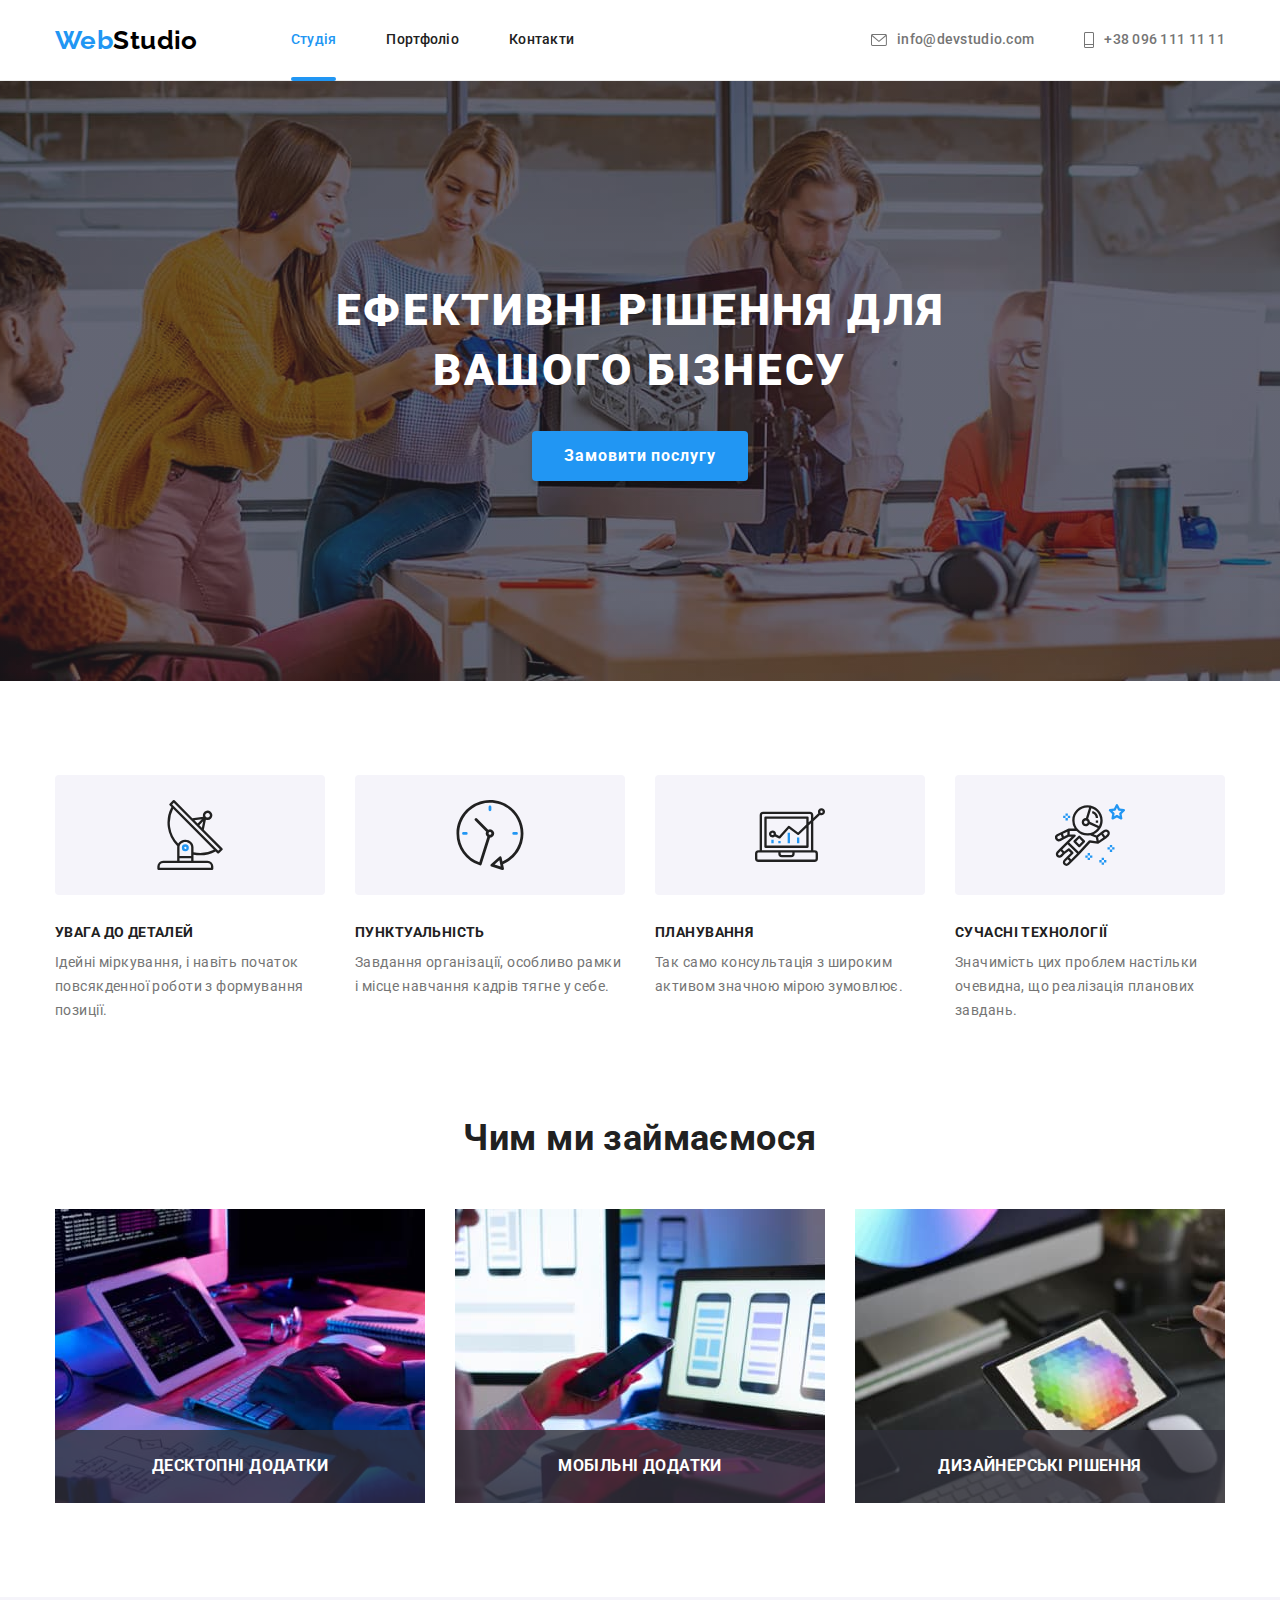
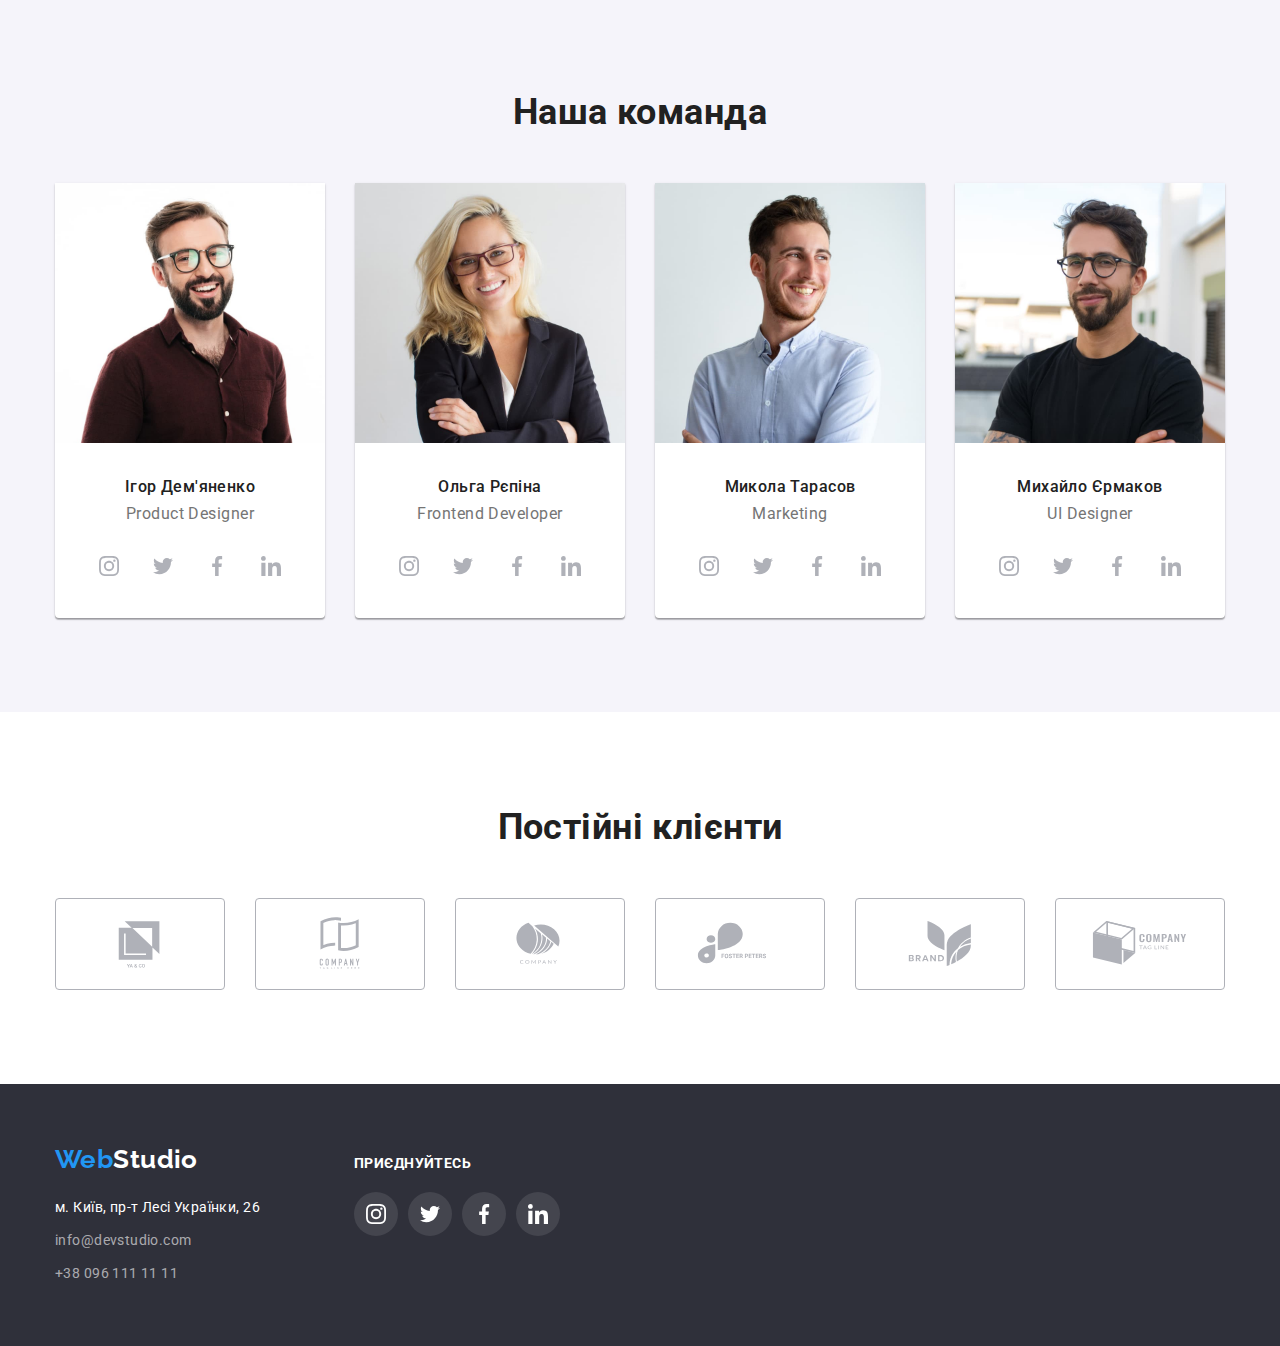
<file: index.html>
<!DOCTYPE html>
<html lang="uk">
<head>
    <meta charset="UTF-8">
    <meta http-equiv="X-UA-Compatible" content="IE=edge">
    <meta name="viewport" content="width=device-width, initial-scale=1.0">
    <title>Студія</title>
    <link rel="preconnect" href="https://fonts.googleapis.com"> 
    <link rel="preconnect" href="https://fonts.gstatic.com" crossorigin> 
    <link href="https://fonts.googleapis.com/css2?family=Raleway:wght@700&family=Roboto:wght@400;500;700;900&display=swap" rel="stylesheet">
    <link rel="stylesheet" href="https://cdnjs.cloudflare.com/ajax/libs/modern-normalize/1.1.0/modern-normalize.min.css">
    <link rel="stylesheet" href="./css/styles.css">
</head>
<body>
    <header class="header">
        <div class="container header-main-container">
            <nav class="main-nav">
            <div class="logo-and-nav">
                <a class="logo-header" href="./index.html">Web<span class="logo-accent">Studio</span></a>
                <nav class="nav">
                    <ul class="site-nav list">
                        <li class="item"><a href="./index.html" class="link current">Студія</a></li>
                        <li class="item"><a href="./portfolio.html" class="link">Портфоліо</a></li>
                        <li class="item"><a href="" class="link">Контакти</a></li>
                    </ul>
                </nav>
            </div>
            </nav>
            <div class="main-cont">
                <a class="link-contact contact-item" href="mailto:info@devstudio.com">
                    <svg class="contact-icon" width="16" height="12">
                    <use href="./images/symbol-defs.svg#contact-mail"></use>
                    </svg>info@devstudio.com
                </a>
                <a class="link-contact" href="tel:+380961111111">
                    <svg class="contact-icon" width="10" height="16">
                    <use href="./images/symbol-defs.svg#contact-phone"></use>
                    </svg>+38 096 111 11 11
                </a>
            </div>
        </div>
    </header>
    <main>
        <section class="head overlay">
            <div class="container">
                <h1 class="head-title">Ефективні рішення для<br>вашого бізнесу</h1>
                <div class="head-btn">
                    <button class="btn-blue" type="button" data-modal-open>Замовити послугу</button>
                </div>
            </div>
        </section>
        <section class="section benefits-cont">
            <div class="container">
                <!-- <h2>Переваги компанії</h2> -->
                <ul class="list benefits-list">
                    <li class="benefit-item">
                        <svg class="benefit-symbol" width="270" height="120">
                            <use href="./images/symbol-defs.svg#benefit-antenna"></use>
                        </svg>
                        <h3 class="title">увага до деталей</h3>
                        <p>Ідейні міркування, і навіть початок повсякденної роботи з формування позиції.</p>
                    </li>
                    <li class="benefit-item">
                        <svg class="benefit-symbol" width="270" height="120">
                            <use href="./images/symbol-defs.svg#benefit-clock"></use>
                        </svg>
                        <h3 class="title">пунктуальність</h3>
                        <p>Завдання організації, особливо рамки і місце навчання кадрів тягне у себе.</p>
                    </li>
                    <li class="benefit-item">
                        <svg class="benefit-symbol" width="270" height="120">
                            <use href="./images/symbol-defs.svg#benefit-diagram"></use>
                        </svg>
                        <h3 class="title">планування</h3>
                        <p>Так само консультація з широким активом значною мірою зумовлює.</p>
                    </li>
                    <li class="benefit-item">
                        <svg class="benefit-symbol" width="270" height="120">
                            <use href="./images/symbol-defs.svg#benefit-astronaut"></use>
                        </svg>
                        <h3 class="title">сучасні технології</h3>
                        <p>Значимість цих проблем настільки очевидна, що реалізація планових завдань.</p>
                    </li>
                </ul>
            </div>
        </section>
        <section class="section">
            <div class="container">
                <h2 class="section-title">Чим ми займаємося</h2>
                <ul class="list functions-list">
                    <li class="function-item">
                        <img src="./images/box1.jpg" alt="box1" width="370">
                        <h3 class="functions-list-text">десктопні додатки</h3>
                    </li>
                    <li class="function-item">
                        <img src="./images/box2.jpg" alt="box2" width="370">
                        <h3 class="functions-list-text">мобільні додатки</h3>
                    </li>
                    <li class="function-item">
                        <img src="./images/box3.jpg" alt="box3" width="370">
                        <h3 class="functions-list-text">дизайнерські рішення</h3>
                    </li>
                </ul>
            </div>
        </section>
        <section class="team section">
            <div class="container">
                <h2 class="section-title">Наша команда</h2>
                <ul class="list team-list">
                    <li class="team-card">
                        <img src="./images/team1.jpg" alt="team1" width="270">
                        <div class="team-member">
                            <h3 class="team-name">Ігор Дем'яненко</h3>
                            <p class="team-role">Product Designer</p>
                            <ul class="list connect-team-logo">
                                <li class="sn-team-button">
                                    <a class="sn-team-link" href="./" aria-label="instagram" target="_blank" rel="noffolow">
                                        <svg class="sn-team-logo" width="20" height="20">
                                            <use href="./images/symbol-defs.svg#sn-instagram"></use>
                                        </svg>
                                    </a>
                                </li>
                                <li class="sn-team-button">
                                    <a class="sn-team-link" href="./" aria-label="twitter" target="_blank" rel="noffolow">
                                        <svg class="sn-team-logo" width="20" height="20">
                                            <use href="./images/symbol-defs.svg#sn-twitter"></use>
                                        </svg>
                                    </a>
                                </li>
                                <li class="sn-team-button">
                                    <a class="sn-team-link" href="./" aria-label="facebook" target="_blank" rel="noffolow">
                                        <svg class="sn-team-logo" width="20" height="20">
                                            <use href="./images/symbol-defs.svg#sn-facebook"></use>
                                        </svg>
                                    </a>
                                </li>
                                <li class="sn-team-button">
                                    <a class="sn-team-link" href="./" aria-label="linkedin" target="_blank" rel="noffolow">
                                        <svg class="sn-team-logo" width="20" height="20">
                                            <use href="./images/symbol-defs.svg#sn-linkedin"></use>
                                        </svg>
                                    </a>
                                </li>
                            </ul>
                        </div>
                    </li>
                    <li  class="team-card">
                        <img src="./images/team2.jpg" alt="team2" width="270">
                        <div class="team-member">
                            <h3 class="team-name">Ольга Рєпіна</h3>
                            <p class="team-role">Frontend Developer</p>
                            <ul class="list connect-team-logo">
                                <li class="sn-team-button">
                                    <a class="sn-team-link" href="./" aria-label="instagram" target="_blank" rel="noffolow">
                                        <svg class="sn-team-logo" width="20" height="20">
                                            <use href="./images/symbol-defs.svg#sn-instagram"></use>
                                        </svg>
                                    </a>
                                </li>
                                <li class="sn-team-button">
                                    <a class="sn-team-link" href="./" aria-label="twitter" target="_blank" rel="noffolow">
                                        <svg class="sn-team-logo" width="20" height="20">
                                            <use href="./images/symbol-defs.svg#sn-twitter"></use>
                                        </svg>
                                    </a>
                                </li>
                                <li class="sn-team-button">
                                    <a class="sn-team-link" href="./" aria-label="facebook" target="_blank" rel="noffolow">
                                        <svg class="sn-team-logo" width="20" height="20">
                                            <use href="./images/symbol-defs.svg#sn-facebook"></use>
                                        </svg>
                                    </a>
                                </li>
                                <li class="sn-team-button">
                                    <a class="sn-team-link" href="./" aria-label="linkedin" target="_blank" rel="noffolow">
                                        <svg class="sn-team-logo" width="20" height="20">
                                            <use href="./images/symbol-defs.svg#sn-linkedin"></use>
                                        </svg>
                                    </a>
                                </li>
                            </ul>
                        </div>
                    </li>
                    <li  class="team-card">
                        <img src="./images/team3.jpg" alt="team3" width="270">
                        <div class="team-member">
                            <h3 class="team-name">Микола Тарасов</h3>
                            <p class="team-role">Marketing</p>
                            <ul class="list connect-team-logo">
                                <li class="sn-team-button">
                                    <a class="sn-team-link" href="./" aria-label="instagram" target="_blank" rel="noffolow">
                                        <svg class="sn-team-logo" width="20" height="20">
                                            <use href="./images/symbol-defs.svg#sn-instagram"></use>
                                        </svg>
                                    </a>
                                </li>
                                <li class="sn-team-button">
                                    <a class="sn-team-link" href="./" aria-label="twitter" target="_blank" rel="noffolow">
                                        <svg class="sn-team-logo" width="20" height="20">
                                            <use href="./images/symbol-defs.svg#sn-twitter"></use>
                                        </svg>
                                    </a>
                                </li>
                                <li class="sn-team-button">
                                    <a class="sn-team-link" href="./" aria-label="facebook" target="_blank" rel="noffolow">
                                        <svg class="sn-team-logo" width="20" height="20">
                                            <use href="./images/symbol-defs.svg#sn-facebook"></use>
                                        </svg>
                                    </a>
                                </li>
                                <li class="sn-team-button">
                                    <a class="sn-team-link" href="./" aria-label="linkedin" target="_blank" rel="noffolow">
                                        <svg class="sn-team-logo" width="20" height="20">
                                            <use href="./images/symbol-defs.svg#sn-linkedin"></use>
                                        </svg>
                                    </a>
                                </li>
                            </ul>
                        </div>
                    </li>
                    <li  class="team-card">
                        <img src="./images/team4.jpg" alt="team4" width="270">
                        <div class="team-member">
                            <h3 class="team-name">Михайло Єрмаков</h3>
                            <p class="team-role">UI Designer</p>
                            <ul class="list connect-team-logo">
                                <li class="sn-team-button">
                                    <a class="sn-team-link" href="./" aria-label="instagram" target="_blank" rel="noffolow">
                                        <svg class="sn-team-logo" width="20" height="20">
                                            <use href="./images/symbol-defs.svg#sn-instagram"></use>
                                        </svg>
                                    </a>
                                </li>
                                <li class="sn-team-button">
                                    <a class="sn-team-link" href="./" aria-label="twitter" target="_blank" rel="noffolow">
                                        <svg class="sn-team-logo" width="20" height="20">
                                            <use href="./images/symbol-defs.svg#sn-twitter"></use>
                                        </svg>
                                    </a>
                                </li>
                                <li class="sn-team-button">
                                    <a class="sn-team-link" href="./" aria-label="facebook" target="_blank" rel="noffolow">
                                        <svg class="sn-team-logo" width="20" height="20">
                                            <use href="./images/symbol-defs.svg#sn-facebook"></use>
                                        </svg>
                                    </a>
                                </li>
                                <li class="sn-team-button">
                                    <a class="sn-team-link" href="./" aria-label="linkedin" target="_blank" rel="noffolow">
                                        <svg class="sn-team-logo" width="20" height="20">
                                            <use href="./images/symbol-defs.svg#sn-linkedin"></use>
                                        </svg>
                                    </a>
                                </li>
                            </ul>
                        </div>
                    </li>
                </ul>
            </div>
        </section>
        <section class="section">
            <div class="container">
                <h2 class="section-title">Постійні клієнти</h2>
                <ul class="list client-list">
                    <li class="">
                        <a class="client-button" href="./" aria-label="client1" target="_blank" rel="noffolow">
                            <svg class="logo-client" width="106px" height="60px">
                                <use href="./images/symbol-defs.svg#logo-client-1"></use>
                            </svg>
                        </a>
                    </li>
                    <li class="">
                        <a class="client-button" href="./" aria-label="client2" target="_blank" rel="noffolow">
                            <svg class="logo-client" width="106px" height="60px">
                                <use href="./images/symbol-defs.svg#logo-client-2"></use>
                            </svg>
                        </a>
                    </li>
                    <li class="">
                        <a class="client-button" href="./" aria-label="client3" target="_blank" rel="noffolow">
                            <svg class="logo-client" width="106px" height="60px">
                                <use href="./images/symbol-defs.svg#logo-client-3"></use>
                            </svg>
                        </a>
                    </li>
                    <li class="">
                        <a class="client-button" href="./" aria-label="client4" target="_blank" rel="noffolow">
                            <svg class="logo-client" width="106px" height="60px">
                                <use href="./images/symbol-defs.svg#logo-client-4"></use>
                            </svg>
                        </a>
                    </li>
                    <li class="">
                        <a class="client-button" href="./" aria-label="client5" target="_blank" rel="noffolow">
                            <svg class="logo-client" width="106px" height="60px">
                                <use href="./images/symbol-defs.svg#logo-client-5"></use>
                            </svg>
                        </a>
                    </li>
                    <li class="">
                        <a class="client-button" href="./" aria-label="client6" target="_blank" rel="noffolow">
                            <svg class="logo-client" width="106px" height="60px">
                                <use href="./images/symbol-defs.svg#logo-client-6"></use>
                            </svg>
                        </a>
                    </li>
                </ul>
            </div>
        </section>
    </main>
    <footer class="head-footer">
        <div class="container footer">
            <div>
                <a class="logo-footer" href="./index.html">Web<span class="logo-accent-footer">Studio</span></a>
                <ul class="list">
                    <li class="footer-adress-cont">
                        <a class="footer-adress" href="https://goo.gl/maps/aK3BdBVCncxGQwm48" target="_blank" rel="noopener noreferrer">м. Київ, пр-т Лесі Українки, 26</a>
                    </li>
                    <li class="footer-contact-cont">
                        <a class="footer-contact" href="mailto:info@devstudio.com">info@devstudio.com</a>
                    </li>
                    <li class="footer-contact-cont">
                        <a class="footer-contact" href="tel:+380961111111">+38 096 111 11 11</a>
                    </li>
                </ul>
            </div>
            <div class="connect">
                <h3 class="title-connect">ПРИЄДНУЙТЕСЬ</h3>
                <ul class="list connect-logo">
                    <li class="sn-button">
                        <a class="sn-link" href="./" aria-label="instagram" target="_blank" rel="noffolow">
                            <svg class="sn-logo" width="20" height="20">
                                <use href="./images/symbol-defs.svg#sn-instagram" target="_blank" rel="noffolow"></use>
                            </svg>
                        </a>
                    </li>
                    <li class="sn-button">
                        <a class="sn-link" href="./" aria-label="twitter" target="_blank" rel="noffolow">
                            <svg class="sn-logo" width="20" height="20">
                                <use href="./images/symbol-defs.svg#sn-twitter" target="_blank" rel="noffolow"></use>
                            </svg>
                        </a>
                    </li>
                    <li class="sn-button">
                        <a class="sn-link" href="./" aria-label="facebook" target="_blank" rel="noffolow">
                            <svg class="sn-logo" width="20" height="20">
                                <use href="./images/symbol-defs.svg#sn-facebook" target="_blank" rel="noffolow"></use>
                            </svg>
                        </a>
                    </li>
                    <li class="sn-button">
                        <a class="sn-link" href="./" aria-label="linkedin" target="_blank" rel="noffolow">
                            <svg class="sn-logo" width="20" height="20">
                                <use href="./images/symbol-defs.svg#sn-linkedin" target="_blank" rel="noffolow"></use>
                            </svg>
                        </a>
                    </li>
                </ul>
            </div>
        </div>
    </footer>

    <!-- Модальне вікно -->
    <div class="backdrop is-hidden" data-modal>
        <div class="modal">
            <button type="button" class="close-btn" data-modal-close>
                <svg class="svg-close-btn" width="18" height="18">
                    <use href="./images/modal/sprite-modal.svg#close-btn"></use>
                </svg>
            </button>
        </div>
    </div>
    <!-- Кінець модального вікна -->

    <script src="./js/modal.js"></script>
</body>
</html>
</file>
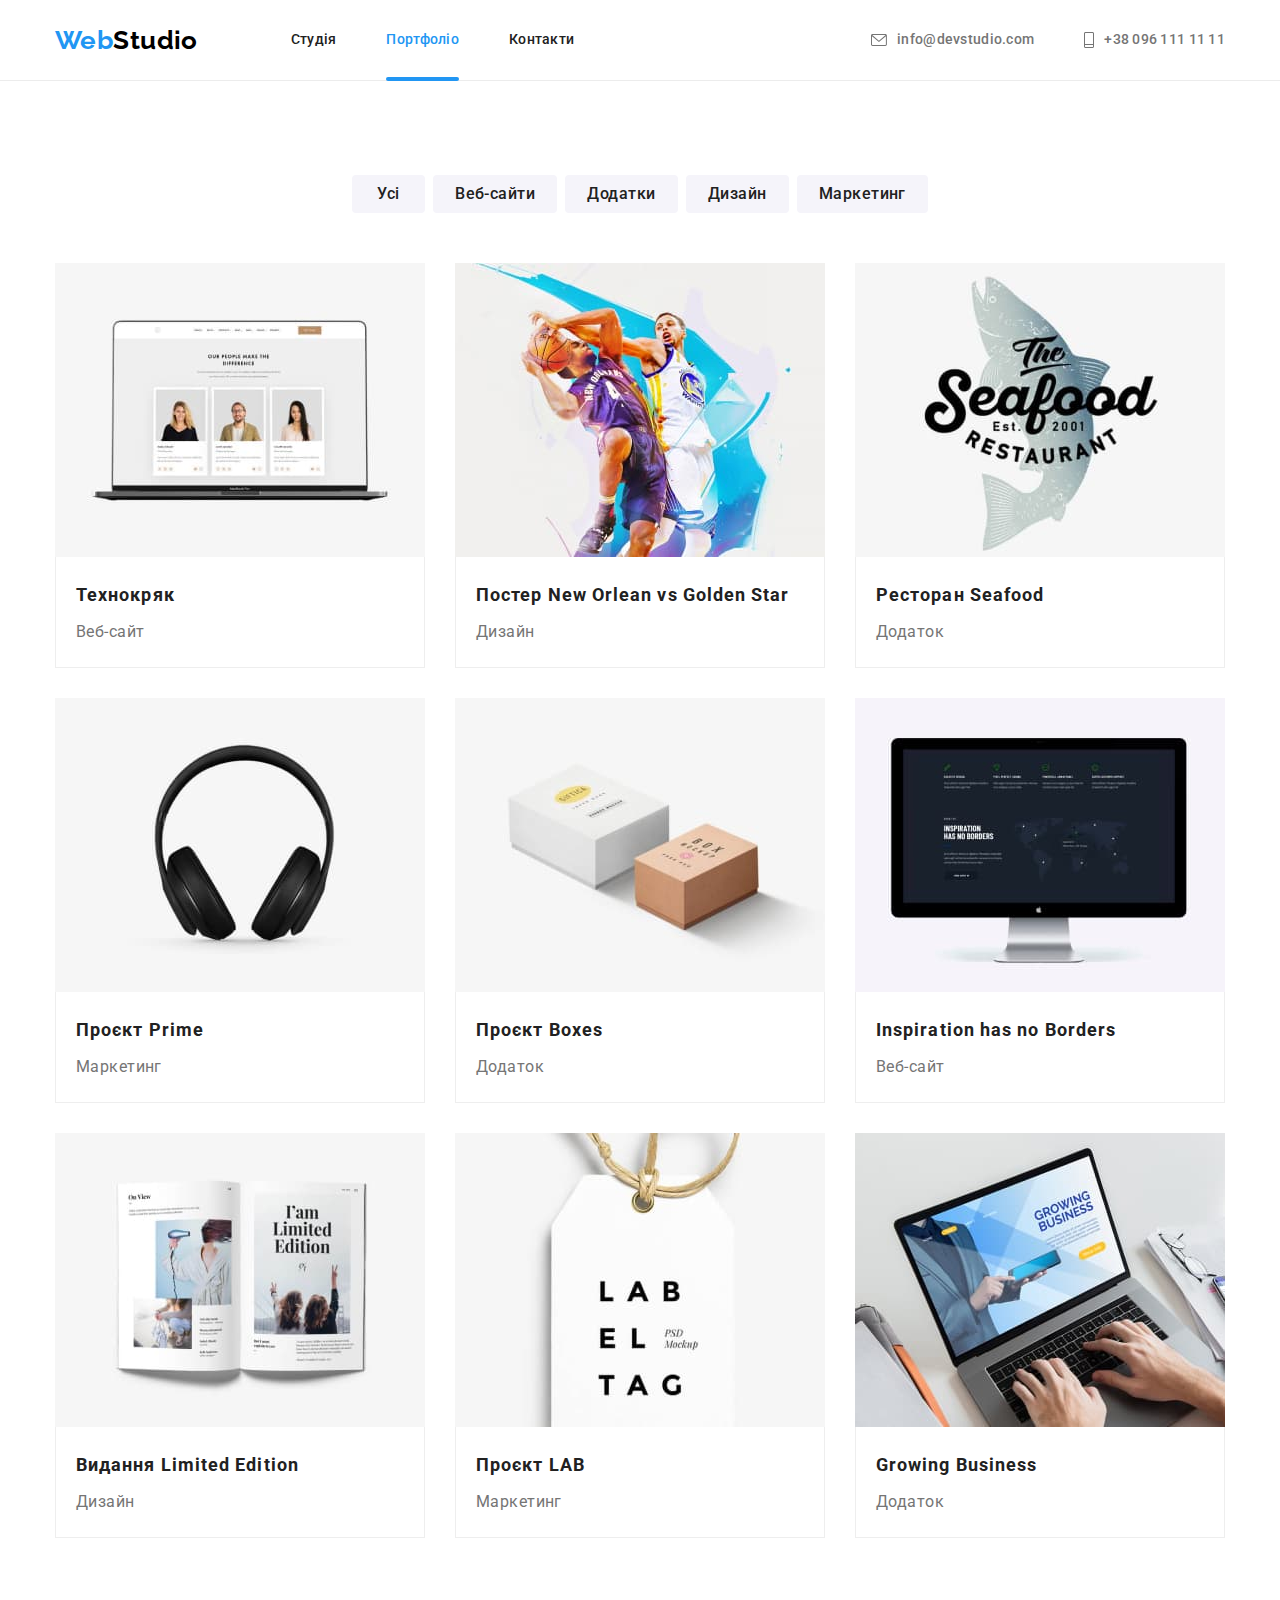
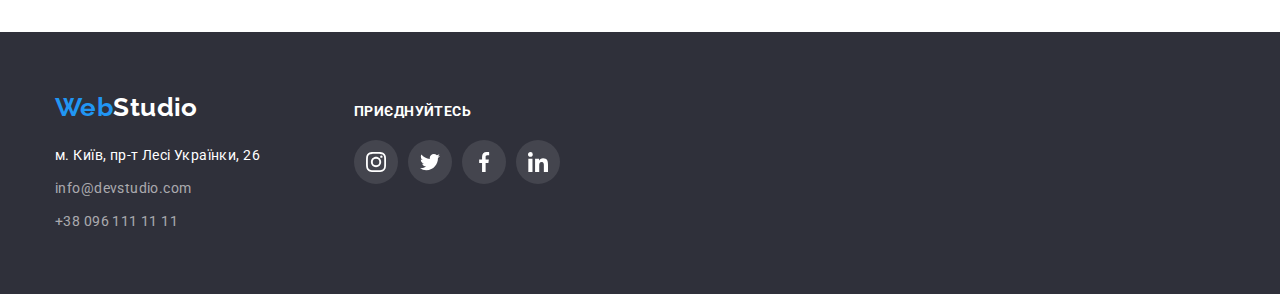
<file: portfolio.html>
<!DOCTYPE html>
<html lang="uk">
<head>
    <meta charset="UTF-8">
    <meta http-equiv="X-UA-Compatible" content="IE=edge">
    <meta name="viewport" content="width=device-width, initial-scale=1.0">
    <title>Портфоліо</title>
    <link rel="preconnect" href="https://fonts.googleapis.com"> 
    <link rel="preconnect" href="https://fonts.gstatic.com" crossorigin> 
    <link href="https://fonts.googleapis.com/css2?family=Raleway:wght@700&family=Roboto:wght@400;500;700;900&display=swap" rel="stylesheet">
    <link rel="stylesheet" href="https://cdnjs.cloudflare.com/ajax/libs/modern-normalize/1.1.0/modern-normalize.min.css">
    <link rel="stylesheet" href="./css/styles.css">
</head>
<body>
     <header class="header">
        <div class="container header-main-container">
            <nav class="main-nav">
            <div class="logo-and-nav">
                <a class="logo-header" href="./index.html">Web<span class="logo-accent">Studio</span></a>
                <nav class="nav">
                    <ul class="site-nav list">
                        <li class="item"><a href="./index.html" class="link">Студія</a></li>
                        <li class="item"><a href="./portfolio.html" class="link current">Портфоліо</a></li>
                        <li class="item"><a href="" class="link">Контакти</a></li>
                    </ul>
                </nav>
            </div>
            </nav>
            <div class="main-cont">
                <a class="link-contact contact-item" href="mailto:info@devstudio.com">
                    <svg class="contact-icon" width="16" height="12">
                    <use href="./images/symbol-defs.svg#contact-mail"></use>
                    </svg>info@devstudio.com
                </a>
                <a class="link-contact" href="tel:+380961111111">
                    <svg class="contact-icon" width="10" height="16">
                    <use href="./images/symbol-defs.svg#contact-phone"></use>
                    </svg>+38 096 111 11 11
                </a>
            </div>
        </div>
    </header>
    <main>
        <section class="section portfolio">
            <div class="container">
                <!-- <h1 class="">Заголовок порфоліо</h1> -->
                <ul class="list portfolio-btn-cont">
                    <li class="portfolio-nav">
                        <button  class="btn-gray" type="button">Усі</button>
                    </li>
                    <li class="portfolio-nav">
                        <button  class="btn-gray" type="button">Веб-сайти</button>
                    </li>
                    <li class="portfolio-nav">
                        <button  class="btn-gray" type="button">Додатки</button>
                    </li>
                    <li class="portfolio-nav">
                        <button  class="btn-gray" type="button">Дизайн</button>
                    </li>
                    <li class="portfolio-nav">
                        <button  class="btn-gray" type="button">Маркетинг</button>
                    </li>
                </ul>
                <ul class="list portfolio-section">
                    <li class="portfolio-list">
                        <div class="portfolio-ovelay">
                            <img class="img" src="./images/portfolio/portfolio1.jpg" alt="portfolio1" width="370">
                            <p class="portfolio-ovelay-text">Ресурс пропонує комплексні пропозиції з різним рівнем функціоналу та сервісів. Все це дозволить відвідувачу отримати вичерпні відомості про компанію чи приватну особу.</p>
                        </div>
                        <div class="portfolio-dsr">
                            <h2 class="portfolio-list-title">Технокряк</h2>
                            <p class="portfolio-list-text">Веб-сайт</p>
                        </div>
                    </li>
                    <li  class="portfolio-list">
                        <div class="portfolio-ovelay">
                            <img class="img" src="./images/portfolio/portfolio2.jpg" alt="portfolio2" width="370">
                            <p class="portfolio-ovelay-text">Ресурс пропонує комплексні пропозиції з різним рівнем функціоналу та сервісів. Все це дозволить відвідувачу отримати вичерпні відомості про компанію чи приватну особу.</p>
                        </div>
                        <div class="portfolio-dsr">
                            <h2 class="portfolio-list-title">Постер New Orlean vs Golden Star</h2>
                            <p class="portfolio-list-text">Дизайн</p>
                        </div>
                    </li>
                    <li  class="portfolio-list">
                        <div class="portfolio-ovelay">
                            <img class="img" src="./images/portfolio/portfolio3.jpg" alt="portfolio3" width="370">
                            <p class="portfolio-ovelay-text">Ресурс пропонує комплексні пропозиції з різним рівнем функціоналу та сервісів. Все це дозволить відвідувачу отримати вичерпні відомості про компанію чи приватну особу.</p>
                        </div>
                        <div class="portfolio-dsr">
                            <h2 class="portfolio-list-title">Ресторан Seafood</h2>
                            <p class="portfolio-list-text">Додаток</p>
                        </div>
                    </li>
                    <li  class="portfolio-list">
                        <div class="portfolio-ovelay">
                            <img class="img" src="./images/portfolio/portfolio4.jpg" alt="portfolio4" width="370">
                            <p class="portfolio-ovelay-text">Ресурс пропонує комплексні пропозиції з різним рівнем функціоналу та сервісів. Все це дозволить відвідувачу отримати вичерпні відомості про компанію чи приватну особу.</p>
                        </div>
                        <div class="portfolio-dsr">
                            <h2 class="portfolio-list-title">Проєкт Prime</h2>
                            <p class="portfolio-list-text">Маркетинг</p>
                        </div>
                    </li>
                    <li  class="portfolio-list">
                        <div class="portfolio-ovelay">
                            <img class="img" src="./images/portfolio/portfolio5.jpg" alt="portfolio5" width="370">
                            <p class="portfolio-ovelay-text">Ресурс пропонує комплексні пропозиції з різним рівнем функціоналу та сервісів. Все це дозволить відвідувачу отримати вичерпні відомості про компанію чи приватну особу.</p>
                        </div>
                        <div class="portfolio-dsr">
                            <h2 class="portfolio-list-title">Проєкт Boxes</h2>
                            <p class="portfolio-list-text">Додаток</p>
                        </div>
                    </li>
                    <li  class="portfolio-list">
                        <div class="portfolio-ovelay">
                            <img class="img" src="./images/portfolio/portfolio6.jpg" alt="portfolio6" width="370">
                            <p class="portfolio-ovelay-text">Ресурс пропонує комплексні пропозиції з різним рівнем функціоналу та сервісів. Все це дозволить відвідувачу отримати вичерпні відомості про компанію чи приватну особу.</p>
                        </div>
                        <div class="portfolio-dsr">
                            <h2 class="portfolio-list-title">Inspiration has no Borders</h2>
                            <p class="portfolio-list-text">Веб-сайт</p>
                        </div>
                    </li>
                    <li  class="portfolio-list">
                        <div class="portfolio-ovelay">
                            <img class="img" src="./images/portfolio/portfolio7.jpg" alt="portfolio7" width="370">
                            <p class="portfolio-ovelay-text">Ресурс пропонує комплексні пропозиції з різним рівнем функціоналу та сервісів. Все це дозволить відвідувачу отримати вичерпні відомості про компанію чи приватну особу.</p>
                        </div>
                        <div class="portfolio-dsr">
                            <h2 class="portfolio-list-title">Видання Limited Edition</h2>
                            <p class="portfolio-list-text">Дизайн</p>
                        </div>
                    </li>
                    <li  class="portfolio-list">
                        <div class="portfolio-ovelay">
                            <img class="img" src="./images/portfolio/portfolio8.jpg" alt="portfolio8" width="370">
                            <p class="portfolio-ovelay-text">Ресурс пропонує комплексні пропозиції з різним рівнем функціоналу та сервісів. Все це дозволить відвідувачу отримати вичерпні відомості про компанію чи приватну особу.</p>
                        </div>
                        <div class="portfolio-dsr">
                            <h2 class="portfolio-list-title">Проєкт LAB</h2>
                            <p class="portfolio-list-text">Маркетинг</p>
                        </div>
                    </li>
                    <li  class="portfolio-list">
                        <div class="portfolio-ovelay">
                            <img class="img" src="./images/portfolio/portfolio9.jpg" alt="portfolio9" width="370">
                            <p class="portfolio-ovelay-text">Ресурс пропонує комплексні пропозиції з різним рівнем функціоналу та сервісів. Все це дозволить відвідувачу отримати вичерпні відомості про компанію чи приватну особу.</p>
                        </div>
                        <div class="portfolio-dsr">
                            <h2 class="portfolio-list-title">Growing Business</h2>
                            <p class="portfolio-list-text">Додаток</p>
                        </div>
                    </li>
                </ul>
            </div>
        </section>
    </main>
    <footer class="head-footer">
        <div class="container footer">
            <div>
                <a class="logo-footer" href="./index.html">Web<span class="logo-accent-footer">Studio</span></a>
                <ul class="list">
                    <li class="footer-adress-cont">
                        <a class="footer-adress" href="https://goo.gl/maps/aK3BdBVCncxGQwm48" target="_blank" rel="noopener noreferrer">м. Київ, пр-т Лесі Українки, 26</a>
                    </li>
                    <li class="footer-contact-cont">
                        <a class="footer-contact" href="mailto:info@devstudio.com">info@devstudio.com</a>
                    </li>
                    <li class="footer-contact-cont">
                        <a class="footer-contact" href="tel:+380961111111">+38 096 111 11 11</a>
                    </li>
                </ul>
            </div>
            <div class="connect">
                <h3 class="title-connect">ПРИЄДНУЙТЕСЬ</h3>
                <ul class="list connect-logo">
                    <li class="sn-button">
                        <a class="sn-link" href="./" aria-label="instagram" target="_blank" rel="noffolow">
                            <svg class="sn-logo" width="20" height="20">
                                <use href="./images/symbol-defs.svg#sn-instagram" target="_blank" rel="noffolow"></use>
                            </svg>
                        </a>
                    </li>
                    <li class="sn-button">
                        <a class="sn-link" href="./" aria-label="twitter" target="_blank" rel="noffolow">
                            <svg class="sn-logo" width="20" height="20">
                                <use href="./images/symbol-defs.svg#sn-twitter" target="_blank" rel="noffolow"></use>
                            </svg>
                        </a>
                    </li>
                    <li class="sn-button">
                        <a class="sn-link" href="./" aria-label="facebook" target="_blank" rel="noffolow">
                            <svg class="sn-logo" width="20" height="20">
                                <use href="./images/symbol-defs.svg#sn-facebook" target="_blank" rel="noffolow"></use>
                            </svg>
                        </a>
                    </li>
                    <li class="sn-button">
                        <a class="sn-link" href="./" aria-label="linkedin" target="_blank" rel="noffolow">
                            <svg class="sn-logo" width="20" height="20">
                                <use href="./images/symbol-defs.svg#sn-linkedin" target="_blank" rel="noffolow"></use>
                            </svg>
                        </a>
                    </li>
                </ul>
            </div>
        </div>
    </footer>
</body>
</html>
</file>
<file: css/styles.css>
:root {
    /* text */
    --primary-text-colour: #757575;
    --title-text-colour: #212121;
    --logo-text-color: #000000;
    --accent-text-color: #2196F3;
    --hero-text-color: #FFFFFF;
    /* background */
    --primary-bgr-color: #ffffff;
    --secondary-bgr-color: #F5F4FA;
    --footer-brt-color: #2F303A;
}

html {
    box-sizing: border-box;
}

*,
*::before,
*::after {
    box-sizing: inherit;
}

h1, h2, h3, h4, h5, h6, p, ul {
    margin: 0;
    padding: 0;
}

img {
    display: block;
}

body {
    background-color: var(--primary-bgr-color);
    font-family: 'Roboto', sans-serif;
    font-weight: 400;
    font-size: 14px;
    line-height: 1.71;
    letter-spacing: 0.03em;
    color: var(--primary-text-colour);
}

.container {
    width: 1200px;
    padding-left: 15px;
    padding-right: 15px;
    margin: 0 auto;
}

.section {
    padding: 94px 0;
}

.list {
    list-style: none;
    padding: 0;
    margin: 0;
}

/* header */

.header {
    border-bottom: 1px solid #ECECEC;
}

.header-main-container {
    display: flex;
    justify-content: space-between;
}

.main-nav {
    display: flex;
    align-items: center;
    justify-content:space-between;
}

.logo-and-nav {
    display: flex;
    align-items: center;
}

.logo-header {
    text-decoration: none;
    font-family: 'Raleway';
    font-weight: 700;
    font-size: 26px;
    line-height: 1.19;
    color: var(--accent-text-color);

    margin-right: 93px;
}

.logo-accent {
    color: var(--logo-text-color);
}

.main-cont {
    display: flex;
    align-items: center;
}

/* Site nav */
.site-nav {
    display: flex;
}

.site-nav .item:not(:last-child) {
    margin-right: 50px;
}

.nav .link {
    display: block;
    padding-top: 32px;
    padding-bottom: 32px;

    text-decoration: none;
    color: var(--title-text-colour);

    font-weight: 500;
    font-size: 14px;
    line-height: 1.14;
    letter-spacing: 0.02em;
    transition: color 250ms cubic-bezier(0.4, 0, 0.2, 1);
}

.nav .current {
    color: var(--accent-text-color);
    position: relative;
}

/* символ подчеркивания под ссылкой текущей страницы */
.nav .current::after {
    content: "";
    position: absolute;

    left: 0;
    bottom: 0;

    display: block;
    width: 100%;
    height: 4px;
    background-color: var(--accent-text-color);
    border-radius: 2px;

    bottom: -1px;
}

.nav .link:hover,
.nav .link:focus,
.nav .link:active {
    color: var(--accent-text-color);
}

.contact-item {
    margin-right: 50px;
}

.link-contact {
    display: flex;
    align-items: center;
    text-decoration: none;
    color: var(--primary-text-colour);
    font-weight: 500;
    font-size: 14px;
    line-height: 1.14;
    letter-spacing: 0.02em;
    transition: color 250ms cubic-bezier(0.4, 0, 0.2, 1);
}

.link-contact:hover,
.link-contact:focus,
.link-contact:active {
    color: var(--accent-text-color);
}

.contact-icon {
    margin-right: 10px;
    fill: currentColor;
}

/* hero */

.head {
    /* background-color: var(--footer-brt-color); */
    padding: 200px 0;
}


.overlay {
    max-width: 1600px;
    height: 600px;
    margin-left: auto;
    margin-right: auto;
    background-image: linear-gradient(
    to right,
    rgba(47, 48, 58, 0.4),
    rgba(47, 48, 58, 0.4)
),
    url(../images/hero-img.jpg);

    background-repeat: no-repeat;
    background-position: center;
    background-size: cover;
}


.head-title {
    font-weight: 900;
    font-size: 44px;
    line-height: 1.36;
    text-align: center;
    letter-spacing: 0.06em;
    text-transform: uppercase;
    color: var(--hero-text-color);
    margin-bottom: 30px;
}

.head-btn {
    display: flex;
    justify-content:center;
}

.btn-blue {
    display: inline-block;
    border-radius: 4px;
    padding: 10px 32px;
    min-width: 216px;

    color: var(--hero-text-color);
    background-color: var(--accent-text-color);
    box-shadow: 0px 4px 4px rgba(0, 0, 0, 0.15);
    border: transparent;

    font-weight: 700;
    font-size: 16px;
    line-height: 1.88;
    letter-spacing: 0.06em;
    text-align: center;

    transition: background-color 250ms cubic-bezier(0.4, 0, 0.2, 1),
    color 250ms cubic-bezier(0.4, 0, 0.2, 1);
}

.btn-blue:hover,
.btn-blue:focus,
.btn-blue:active {
    color: var(--accent-text-color);
    background-color: var(--secondary-bgr-color);
    cursor: pointer;
}

/* Модальне вікно */
.backdrop {
    position: fixed;
    top: 0;
    left: 0;
    width: 100%;
    height: 100%;

    opacity: 1;
    /* transform: opacity 250ms cubic-bezier(0.4, 0, 0.2, 1); */

    background-color: rgba(0, 0, 0, 0.2);
}

.is-hidden {
    visibility: hidden;
    opacity: 0;
    pointer-events: none;
}

.modal {
    position: absolute;
    top: 50%;
    left: 50%;
    transform: translate(-50%, -50%) scale(1);

    min-width: 530px;
    min-height: 580px;

    background-color: var(--primary-bgr-color);
    border-radius: 4px;
    box-shadow: 0px 1px 3px rgba(0, 0, 0, 0.12), 0px 1px 1px rgba(0, 0, 0, 0.14), 0px 2px 1px rgba(0, 0, 0, 0.2);
    transition: transform 250ms cubic-bezier(0.4, 0, 0.2, 1);

    padding: 40px;
}

.backdrop.is-hidden .modal {
    transform: translate(-50%, -50%) scale(0);
}

.close-btn {
    position: absolute;
    top: 8px;
    right: 8px;
    display: flex;
    align-items: center;
    justify-content: center;
    width: 30px;
    height: 30px;

    border: 1px solid rgba(0, 0, 0, 0.1);
    border-radius: 50%;

    background-color: transparent;
    cursor: pointer;
}

.svg-close-btn {
    width: 18px;
    height: 18px;

    fill: var(--logo-text-color);
    background-color: var(--primary-bgr-color);

    transition: fill 250ms cubic-bezier(0.4, 0, 0.2, 1);
}

.svg-close-btn:hover,
.svg-close-btn:focus {
    fill: var(--accent-text-color);
}

/* Кінець модального вікна */

/* main */

.benefits-cont {
    padding-bottom: 0;
}

.benefits-list {
    display: flex;
    justify-content: space-between;
}

.benefit-item {
    width: 270px;
}

.benefit-symbol {
    display: block;
    padding: 25px 100px;
    margin-bottom: 30px;
    background: #F5F4FA;
    border-radius: 4px;
    fill: currentColor;
}

.title {
    font-weight: 700;
    font-size: 14px;
    line-height: 1.14;
    color: var(--title-text-colour);
    text-transform: uppercase;

    margin-bottom: 10px;
}

.section-title {
    font-weight: 700;
    font-size: 36px;
    line-height: 1.17;
    color: var(--title-text-colour);
    text-align: center;
    margin-bottom: 50px;
}

.functions-list {
    display: flex;
    justify-content: space-between;
}

/* напівпрозорий нижній борт з описом функцій */
.function-item {
    position: relative;
}

.functions-list-text {
    font-weight: 700;
    line-height: 1.14;
    text-transform: uppercase;
    color: var(--hero-text-color);

    background-color: rgba(47, 48, 58, 0.8);

    position: absolute;
    bottom: 0;
    width: 100%;

    display: block;
    text-align: center;
    padding-top: 27px;
    padding-bottom: 27px;

}

.team {
    background-color: var(--secondary-bgr-color);
}

.team-list {
    display: flex;
    justify-content: space-between;
}

.team-card {
    background: var(--primary-bgr-color);
    box-shadow: 0px 1px 3px rgba(0, 0, 0, 0.12), 0px 1px 1px rgba(0, 0, 0, 0.14), 0px 2px 1px rgba(0, 0, 0, 0.2);
    border-radius: 0px 0px 4px 4px;
}

.team-member {
    padding: 30px 32px;
}

.team-name {
    font-weight: 500;
    font-size: 16px;
    text-align: center;
    color: var(--title-text-colour);
}

.team-role {
    font-weight: 400;
    font-size: 16px;
    text-align: center;
    letter-spacing: 0.03em;
    margin-bottom: 16px;
}

.connect-team-logo {
    display: flex;
    justify-content: space-between;
}

.sn-team-button {
    width: 44px;
    height: 44px;
    border-radius: 50%;
}

.connect-tam-logo .sn-team-button:not(:last-child) {
    margin-right: 10px;
}

.sn-team-link {
    display: flex;
    align-items: center;
    justify-content: center;
    width: 44px;
    height: 44px;
    border-radius: 50%;
    fill: rgba(175, 177, 184, 1);
    background-color: transparent;

    transition: background-color 250ms cubic-bezier(0.4, 0, 0.2, 1),
    fill 250ms cubic-bezier(0.4, 0, 0.2, 1);
}

.sn-team-link:hover,
.sn-team-link:focus,
.sn-team-link:active {
    background-color: var(--accent-text-color);
    fill: var(--hero-text-color);
    cursor: pointer;
}

.client-list {
    display: flex;
    justify-content: space-between;
}

.client-button {
    width: 170px;
    height: 92px;
    border: 1px solid rgb(175, 177, 184);
    fill: rgb(175, 177, 184);
    border-radius: 4px;
    display: flex;
    justify-content: center;
    align-items: center;
    transition: border 250ms cubic-bezier(0.4, 0, 0.2, 1),
    fill 250ms cubic-bezier(0.4, 0, 0.2, 1);
}

.client-button:hover,
.client-button:focus,
.client-button:active {
    border: 1px solid var(--accent-text-color);
    fill: var(--accent-text-color);
    cursor: pointer;
}

/* footer */

.head-footer {
    background-color: var(--footer-brt-color);
    padding: 60px 0;
}

.footer {
    display: flex;
}

.logo-footer {
    text-decoration: none;
    font-family: 'Raleway';
    font-weight: 700;
    font-size: 26px;
    line-height: 1.19;
    color: var(--accent-text-color);
}

.logo-accent {
    color: var(--logo-text-color);
}

.logo-accent-footer {
    color: var(--hero-text-color);
}

.footer-adress-cont {
    margin-top: 20px;
}

.footer-adress {
    text-decoration: none;
    font-style: normal;
    font-weight: 400;
    font-size: 14px;
    line-height: 1.71;
    color: var(--hero-text-color);
    transition: color 250ms cubic-bezier(0.4, 0, 0.2, 1);
}

.footer-adress:hover,
.footer-adress:focus,
.footer-adress:active {
    color: var(--accent-text-color);
    cursor: pointer;
}

.footer-contact-cont {
    margin-top: 9px;
}

.footer-contact {
    text-decoration: none;
    font-style: normal;
    font-weight: 400;
    font-size: 14px;
    line-height: 1.71;
    color: rgba(255, 255, 255, 0.6);
    transition: color 250ms cubic-bezier(0.4, 0, 0.2, 1);
}

.footer-contact:hover,
.footer-contact:focus,
.footer-contact:active {
    color: var(--hero-text-color);
    cursor: pointer;
}

.connect {
    margin-top: 12px;
    margin-left: 94px;
}

.title-connect {
    font-size: 14px;
    line-height: 1.14;
    letter-spacing: 0.03em;
    color: var(--hero-text-color);
    margin-bottom: 20px;
}

.connect-logo {
    display: flex;
}

.sn-button {
    width: 44px;
    height: 44px;
    border-radius: 50%;

}

.connect-logo .sn-button:not(:last-child) {
    margin-right: 10px;
}

.sn-link {
    display: flex;
    align-items: center;
    justify-content: center;
    width: 44px;
    height: 44px;
    border-radius: 50%;
    background-color: rgba(255, 255, 255, 0.1);
    fill: var(--hero-text-color);
    transition: background-color 250ms cubic-bezier(0.4, 0, 0.2, 1),
    fill 250ms cubic-bezier(0.4, 0, 0.2, 1);
}

.sn-link:hover,
.sn-link:focus {
    background-color: var(--accent-text-color);
    cursor: pointer;
}

/* portfolio page */

/* portfolio buttons */

.portfolio-btn-cont {
    display: flex;
    justify-content: center;
    margin-bottom: 50px;
}

.portfolio-nav {
    display: inline-flex;
    margin-right: 8px;
}

.btn-gray {
    border-radius: 4px;
    padding: 6px 22px;
    min-width: 73px;

    color: var(--title-text-colour);
    background-color: var(--secondary-bgr-color);
    border: transparent;

    font-weight: 500;
    font-size: 16px;
    line-height: 1.62;
    text-align: center;
    letter-spacing: 0.03em;

    transition: background-color 250ms cubic-bezier(0.4, 0, 0.2, 1),
    color 250ms cubic-bezier(0.4, 0, 0.2, 1);
}

.portfolio-btn-cont .portfolio-nav:last-child {
    margin-right: 0px;
}

.btn-gray:hover,
.btn-gray:focus {
    color: var(--hero-text-color);
    background-color: var(--accent-text-color);
    box-shadow: 0px 3px 1px rgba(0, 0, 0, 0.1), 0px 1px 2px rgba(0, 0, 0, 0.08), 0px 2px 2px rgba(0, 0, 0, 0.12);
    cursor: pointer;

    transition: box-shadow 250ms cubic-bezier(0.4, 0, 0.2, 1);
}

/* portfolio section */

.portfolio-section {
    display: flex;
    flex-wrap: wrap;
}

/* portfolio list */

.portfolio-list {
    background-color: var(--hero-text-color);
    box-shadow: transparent;
    
    margin-right: 30px;
    margin-bottom: 30px;

    transition: background-color 250ms cubic-bezier(0.4, 0, 0.2, 1),
    box-shadow 250ms cubic-bezier(0.4, 0, 0.2, 1);
}

.portfolio-list:hover,
.portfolio-list:focus,
.portfolio-list:active {
    box-shadow: 0px 1px 1px rgba(0, 0, 0, 0.12), 0px 4px 4px rgba(0, 0, 0, 0.06), 1px 4px 6px rgba(0, 0, 0, 0.16);
}

/* Для оверлей на карточках портфолио */

.portfolio-ovelay {
    position: relative;
    overflow: hidden;
}

.portfolio-ovelay-text {
    display: block;
    position: absolute;
    transform: translateY(100%);
    top: 0;
    left: 0;

    width: 100%;
    height: 100%;

    padding-top: 63px;
    padding-left: 24px;
    padding-right: 24px;

    font-size: 18px;
    line-height: 1.6;

    color: var(--hero-text-color);
    background-color: rgba(33, 150, 243, 0.9);
    transition: transform 250ms cubic-bezier(0.4, 0, 0.2, 1);
}

.portfolio-list:hover .portfolio-ovelay-text,
.portfolio-list:focus .portfolio-ovelay-text {
    transform: translateY(0%);
}

/* Конец оверлей на карточках портфолио */

.img {
    vertical-align: bottom;
}

.portfolio-dsr {
    border: 1px solid #EEEEEE;
    border-top: transparent;

    padding: 20px;
}

.portfolio-section .portfolio-list:nth-child(3n) {
    margin-right: 0;
}

.portfolio-section .portfolio-list:nth-child(n + 7) {
  margin-bottom: 0;
}

.portfolio-list-title {
    font-weight: 700;
    font-size: 18px;
    line-height: 2.0;
    letter-spacing: 0.06em;
    color: var(--title-text-colour);

    margin-bottom: 4px;
}

.portfolio-list-text {
    font-size: 16px;
    line-height: 1.88;
}
</file>
